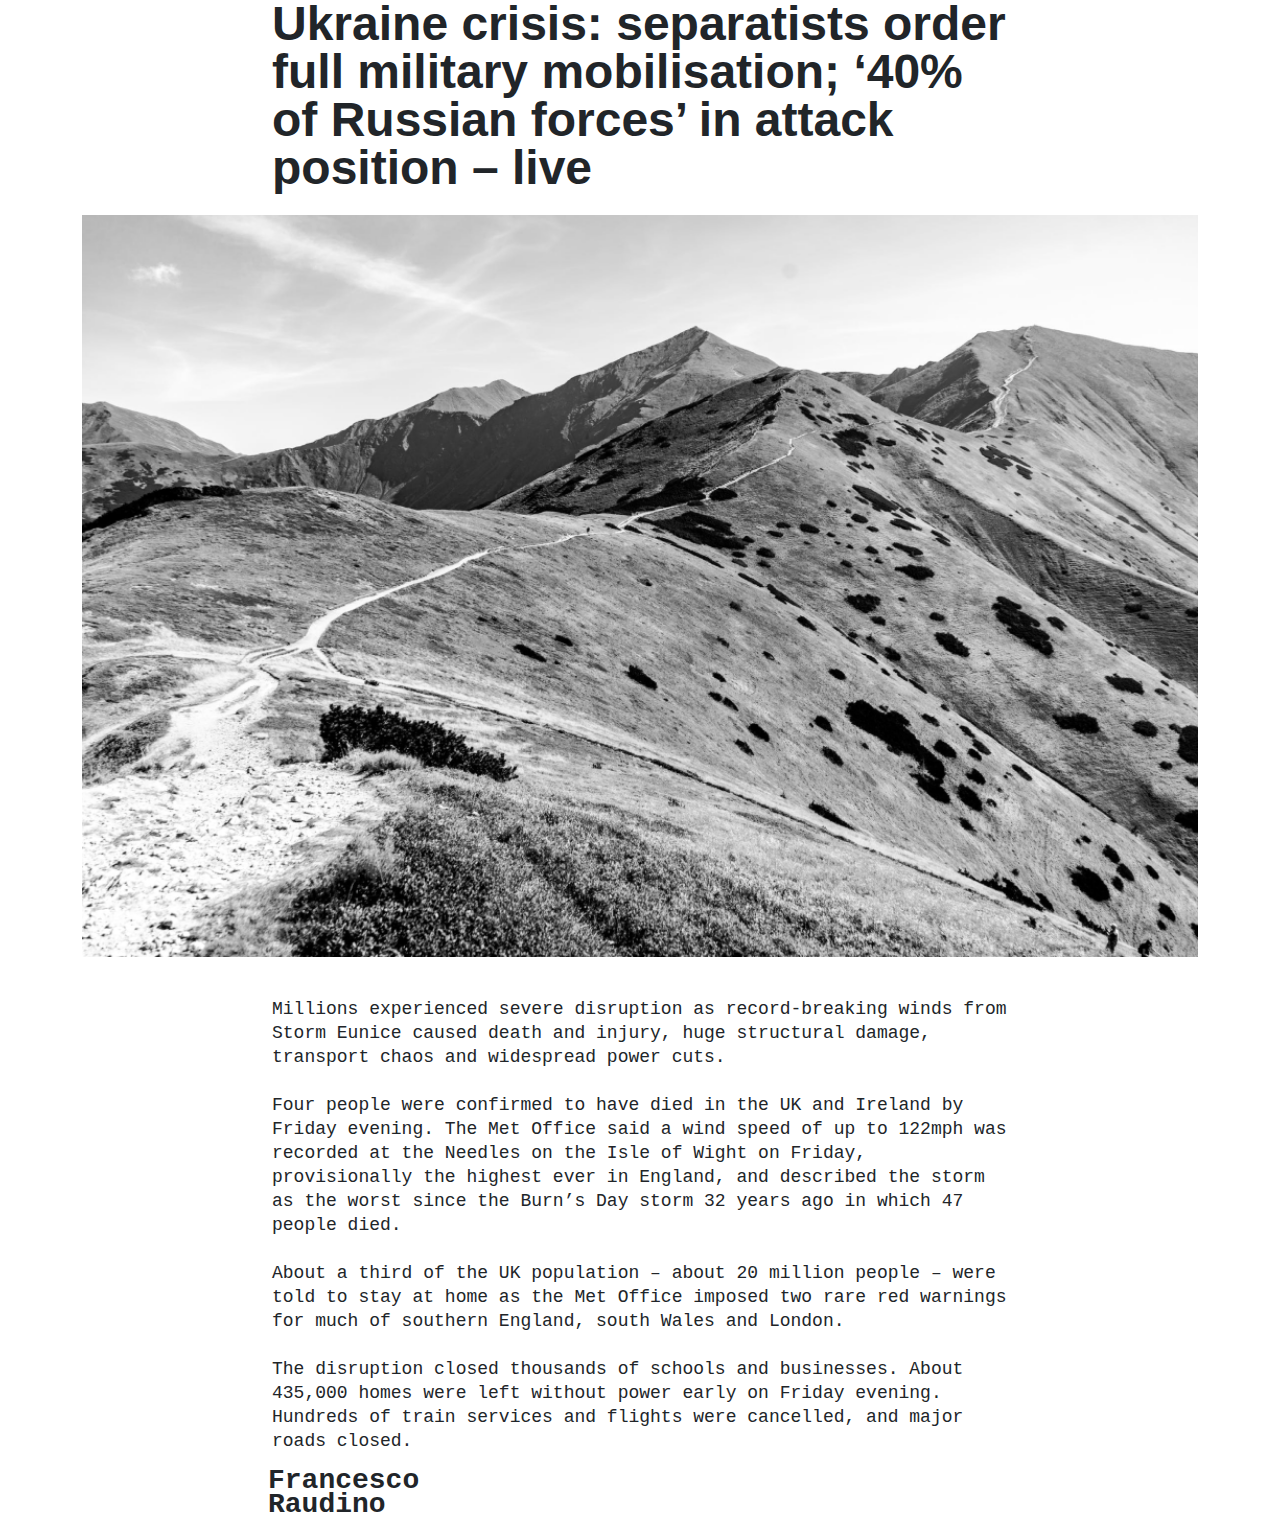
<file: index.html>
<!DOCTYPE html>
<html lang="en">
<head>
    <meta charset="UTF-8">
    <meta name="viewport" content="width=device-width, initial-scale=1.0">
    <title>Document</title>
    
    <link href="https://cdn.jsdelivr.net/npm/bootstrap@5.3.3/dist/css/bootstrap.min.css" rel="stylesheet" integrity="sha384-QWTKZyjpPEjISv5WaRU9OFeRpok6YctnYmDr5pNlyT2bRjXh0JMhjY6hW+ALEwIH" crossorigin="anonymous">
    <link rel="stylesheet" href="static/css/index.css">
    <body>
    <div class="container">
        <div class="row">
        <div class="col-8 offset-2 mt-" >
            <div class="title">
                <h2 class="roboto-bold">
                    Ukraine crisis: separatists order full military mobilisation; ‘40% of Russian forces’ in attack position – live
                </h2>
            </div>
        </div>
        </div>
    <div class="row">    
    <div class="col-12">
    <div class="immagine">
    <img src="static/img/immagine.png">
    </div>
    </div>
    </div>
    <div class="row">  
    <div class="col-8 offset-2  testo">
    <div class="testo">
        <p class="Overpass-mono">
            Millions experienced severe disruption as record-breaking winds from Storm Eunice caused death and injury, huge structural damage, transport chaos and widespread power cuts.<br><br>

Four people were confirmed to have died in the UK and Ireland by Friday evening. The Met Office said a wind speed of up to 122mph was recorded at the Needles on the Isle of Wight on Friday, provisionally the highest ever in England, and described the storm as the worst since the Burn’s Day storm 32 years ago in which 47 people died.<br><br>

About a third of the UK population – about 20 million people – were told to stay at home as the Met Office imposed two rare red warnings for much of southern England, south Wales and London.<br><br>

The disruption closed thousands of schools and businesses. About 435,000 homes were left without power early on Friday evening. Hundreds of train services and flights were cancelled, and major roads closed.
        </p>
    </div>
    </div>
    <div class="row">  
    <div class="col-2 offset-2 firma">
        <div class="firma">
        <h3 class="Overpass-mono">
            Francesco Raudino
        </h3>
    </div>
    </div>
    </div>
</div>
</div>
</body>
</html>
</file>
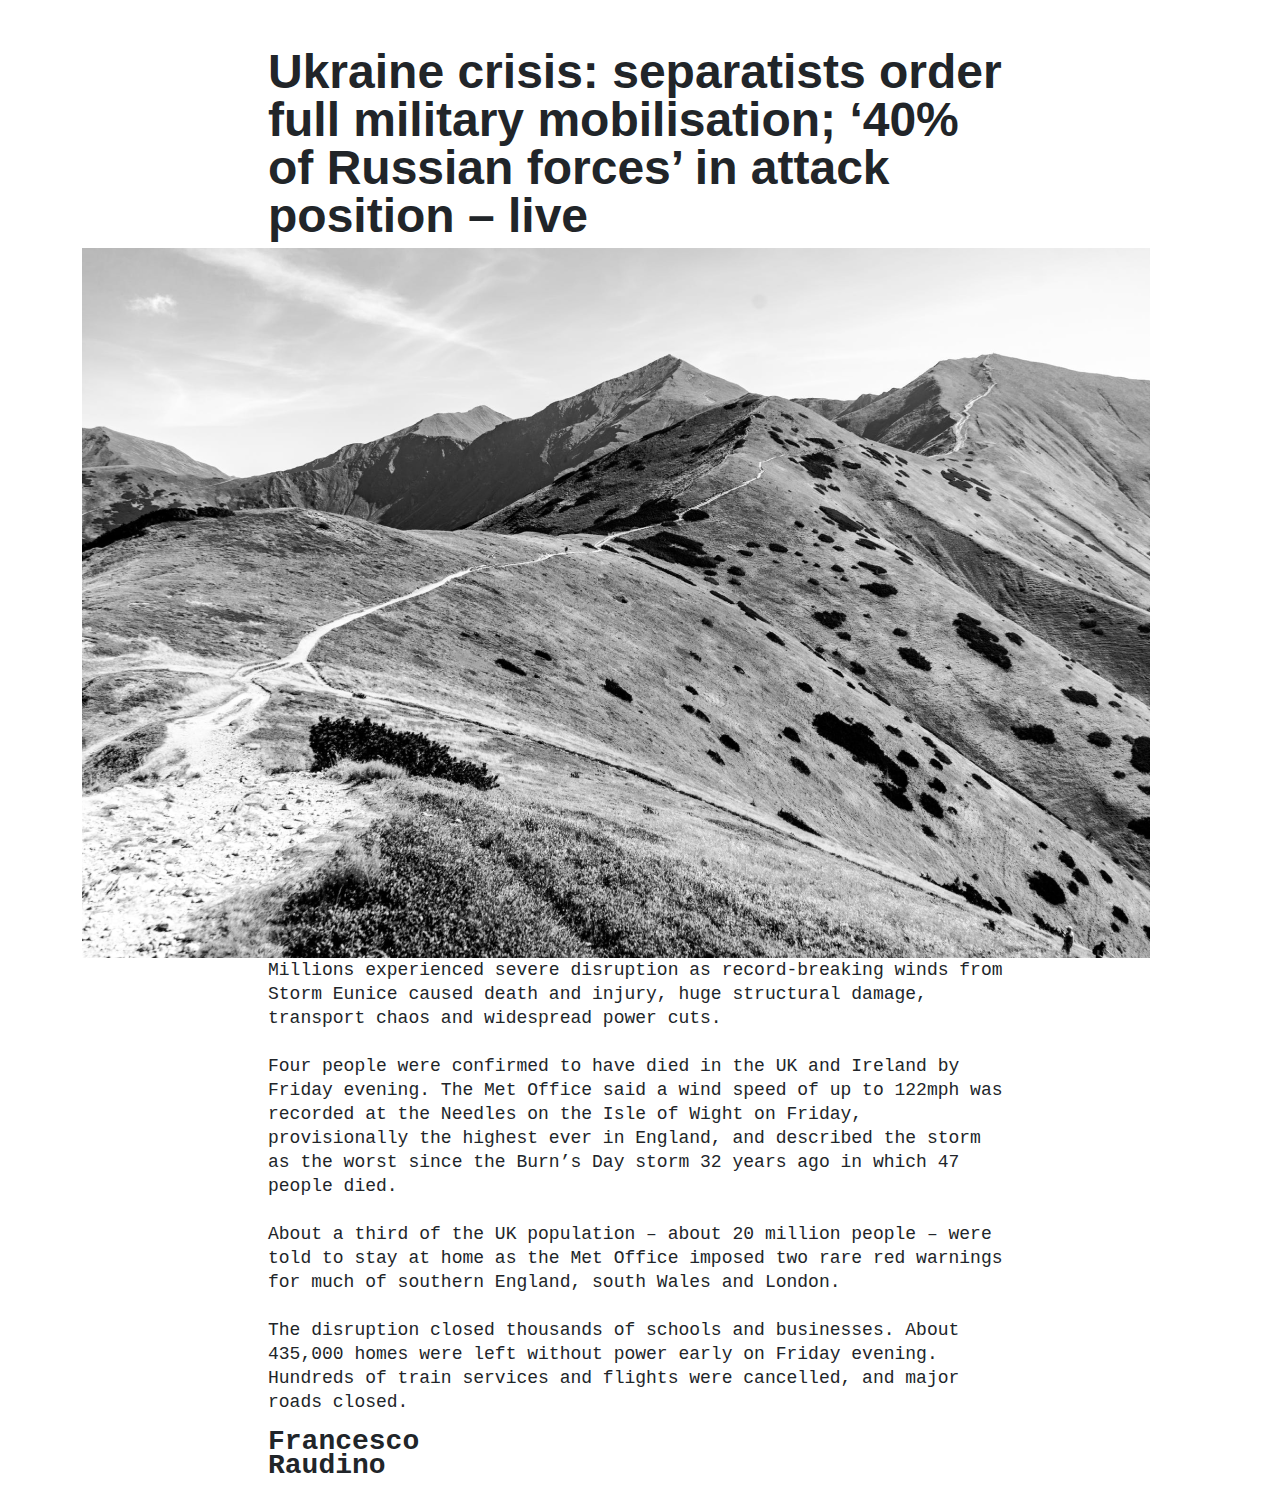
<file: components.html>
<!DOCTYPE html>
<html lang="en">
<head>
    <meta charset="UTF-8">
    <meta name="viewport" content="width=device-width, initial-scale=1.0">
    <title>Document</title>
    <link rel="stylesheet" href="static/css/index.css">
    <link href="https://cdn.jsdelivr.net/npm/bootstrap@5.3.3/dist/css/bootstrap.min.css" rel="stylesheet" integrity="sha384-QWTKZyjpPEjISv5WaRU9OFeRpok6YctnYmDr5pNlyT2bRjXh0JMhjY6hW+ALEwIH" crossorigin="anonymous">
   
<body>
    <div class="container">
        <div class="col-8 offset-2 mt-5" >
            <div class="title">
                <h2 class="roboto-bold">
                    Ukraine crisis: separatists order full military mobilisation; ‘40% of Russian forces’ in attack position – live
                </h2>
            </div>
        </div>
    
    <div class="col-12">
    <img src="static/img/immagine.png" class="immagine">
    </div>
    <div class="col-8 offset-2  testo">
        <p class="Overpass-mono">
            Millions experienced severe disruption as record-breaking winds from Storm Eunice caused death and injury, huge structural damage, transport chaos and widespread power cuts.<br><br>

Four people were confirmed to have died in the UK and Ireland by Friday evening. The Met Office said a wind speed of up to 122mph was recorded at the Needles on the Isle of Wight on Friday, provisionally the highest ever in England, and described the storm as the worst since the Burn’s Day storm 32 years ago in which 47 people died.<br><br>

About a third of the UK population – about 20 million people – were told to stay at home as the Met Office imposed two rare red warnings for much of southern England, south Wales and London.<br><br>

The disruption closed thousands of schools and businesses. About 435,000 homes were left without power early on Friday evening. Hundreds of train services and flights were cancelled, and major roads closed.
        </p>
    </div>
    <div class="col-2 offset-2 firma">
        <h3 class="Overpass-mono">
            Francesco <br> Raudino
        </h3>
    </div>
</div>
</body>
</html>
</file>
<file: static/css/index.css>
@import "article_title.css";
@import "testo.css";
@import "immagine.css";
@import "firma.css";
</file>
